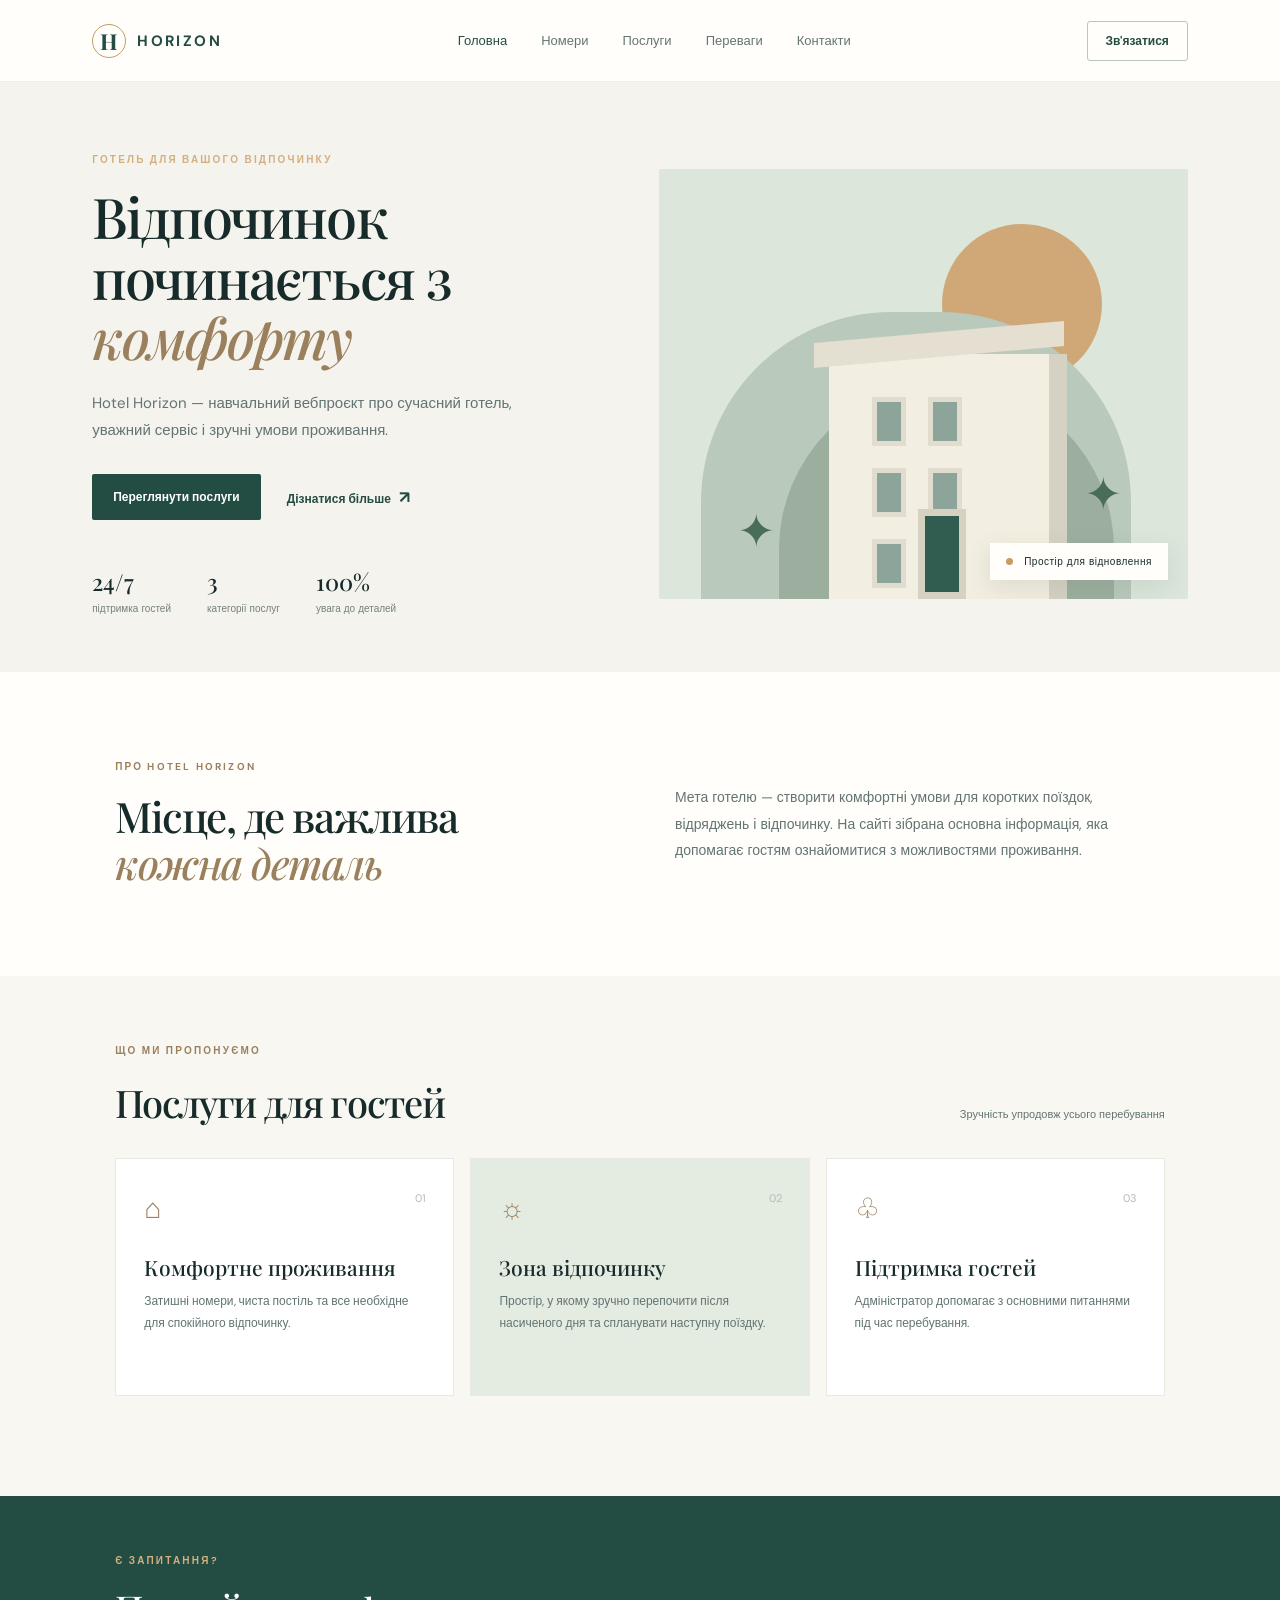
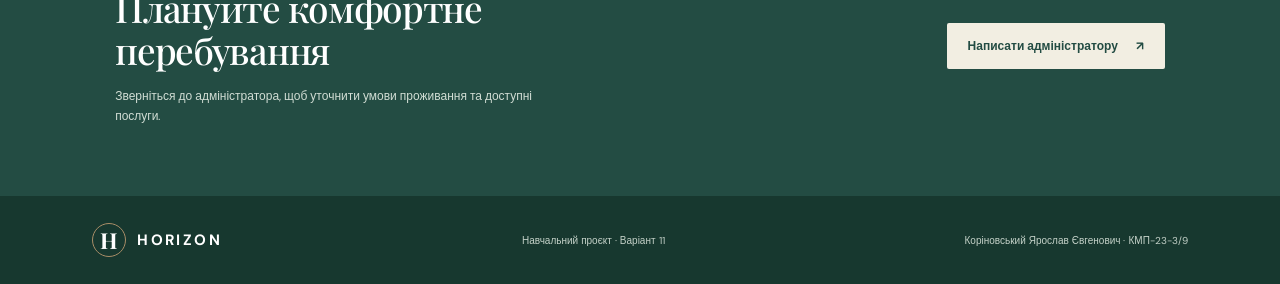
<file: index.html>
<!doctype html>
<html lang="uk">
<head>
  <meta charset="utf-8">
  <meta name="viewport" content="width=device-width, initial-scale=1">
  <meta name="description" content="Hotel Horizon — навчальний макет сайту готелю.">
  <title>Hotel Horizon — комфортне проживання</title>
  <link rel="stylesheet" href="styles.css">
</head>
<body>
  <header class="site-header">
    <a class="brand" href="index.html" aria-label="Hotel Horizon, головна сторінка">
      <span class="brand-mark">H</span><span>HORIZON</span>
    </a>
    <nav class="main-nav" aria-label="Головна навігація">
      <a class="active" href="index.html">Головна</a>
      <a href="rooms.html">Номери</a>
      <a href="#services">Послуги</a>
      <a href="#advantages">Переваги</a>
      <a href="#contacts">Контакти</a>
    </nav>
    <a class="header-action" href="#contacts">Зв'язатися</a>
  </header>

  <main>
    <section class="hero">
      <div class="hero-copy">
        <p class="eyebrow">ГОТЕЛЬ ДЛЯ ВАШОГО ВІДПОЧИНКУ</p>
        <h1>Відпочинок починається з <em>комфорту</em></h1>
        <p class="hero-text">Hotel Horizon — навчальний вебпроєкт про сучасний готель, уважний сервіс і зручні умови проживання.</p>
        <div class="hero-actions">
          <a class="button button-light" href="#services">Переглянути послуги</a>
          <a class="text-link" href="#advantages">Дізнатися більше <span>↗</span></a>
        </div>
        <div class="hero-stats">
          <div><strong>24/7</strong><span>підтримка гостей</span></div>
          <div><strong>3</strong><span>категорії послуг</span></div>
          <div><strong>100%</strong><span>увага до деталей</span></div>
        </div>
      </div>
      <div class="hero-art" aria-label="Декоративна ілюстрація готелю">
        <div class="sun"></div><div class="arch arch-back"></div><div class="arch arch-front"></div>
        <div class="building"><div class="building-top"></div><div class="window-grid"><i></i><i></i><i></i><i></i><i></i><i></i></div><div class="door"></div></div>
        <div class="plant plant-one">✦</div><div class="plant plant-two">✦</div>
        <div class="art-label"><span class="label-dot"></span> Простір для відновлення</div>
      </div>
    </section>

    <section class="intro section-wrap" id="advantages">
      <div><p class="eyebrow dark">ПРО HOTEL HORIZON</p><h2>Місце, де важлива<br><em>кожна деталь</em></h2></div>
      <p class="intro-copy">Мета готелю — створити комфортні умови для коротких поїздок, відряджень і відпочинку. На сайті зібрана основна інформація, яка допомагає гостям ознайомитися з можливостями проживання.</p>
    </section>

    <section class="services section-wrap" id="services">
      <div class="section-heading"><div><p class="eyebrow dark">ЩО МИ ПРОПОНУЄМО</p><h2>Послуги для гостей</h2></div><span class="section-note">Зручність упродовж усього перебування</span></div>
      <div class="service-grid">
        <article class="service-card"><div class="card-icon">⌂</div><span class="card-number">01</span><h3>Комфортне проживання</h3><p>Затишні номери, чиста постіль та все необхідне для спокійного відпочинку.</p></article>
        <article class="service-card featured"><div class="card-icon">☼</div><span class="card-number">02</span><h3>Зона відпочинку</h3><p>Простір, у якому зручно перепочити після насиченого дня та спланувати наступну поїздку.</p></article>
        <article class="service-card"><div class="card-icon">♧</div><span class="card-number">03</span><h3>Підтримка гостей</h3><p>Адміністратор допомагає з основними питаннями під час перебування.</p></article>
      </div>
    </section>

    <section class="cta section-wrap" id="contacts">
      <div><p class="eyebrow">Є ЗАПИТАННЯ?</p><h2>Плануйте комфортне<br>перебування</h2><p>Зверніться до адміністратора, щоб уточнити умови проживання та доступні послуги.</p></div>
      <a class="button button-dark" href="mailto:info@example.com">Написати адміністратору <span>↗</span></a>
    </section>
  </main>

  <footer class="site-footer"><a class="brand brand-footer" href="index.html"><span class="brand-mark">H</span><span>HORIZON</span></a><p>Навчальний проєкт · Варіант 11</p><p>Коріновський Ярослав Євгенович · КМП-23-3/9</p></footer>
</body>
</html>
</file>
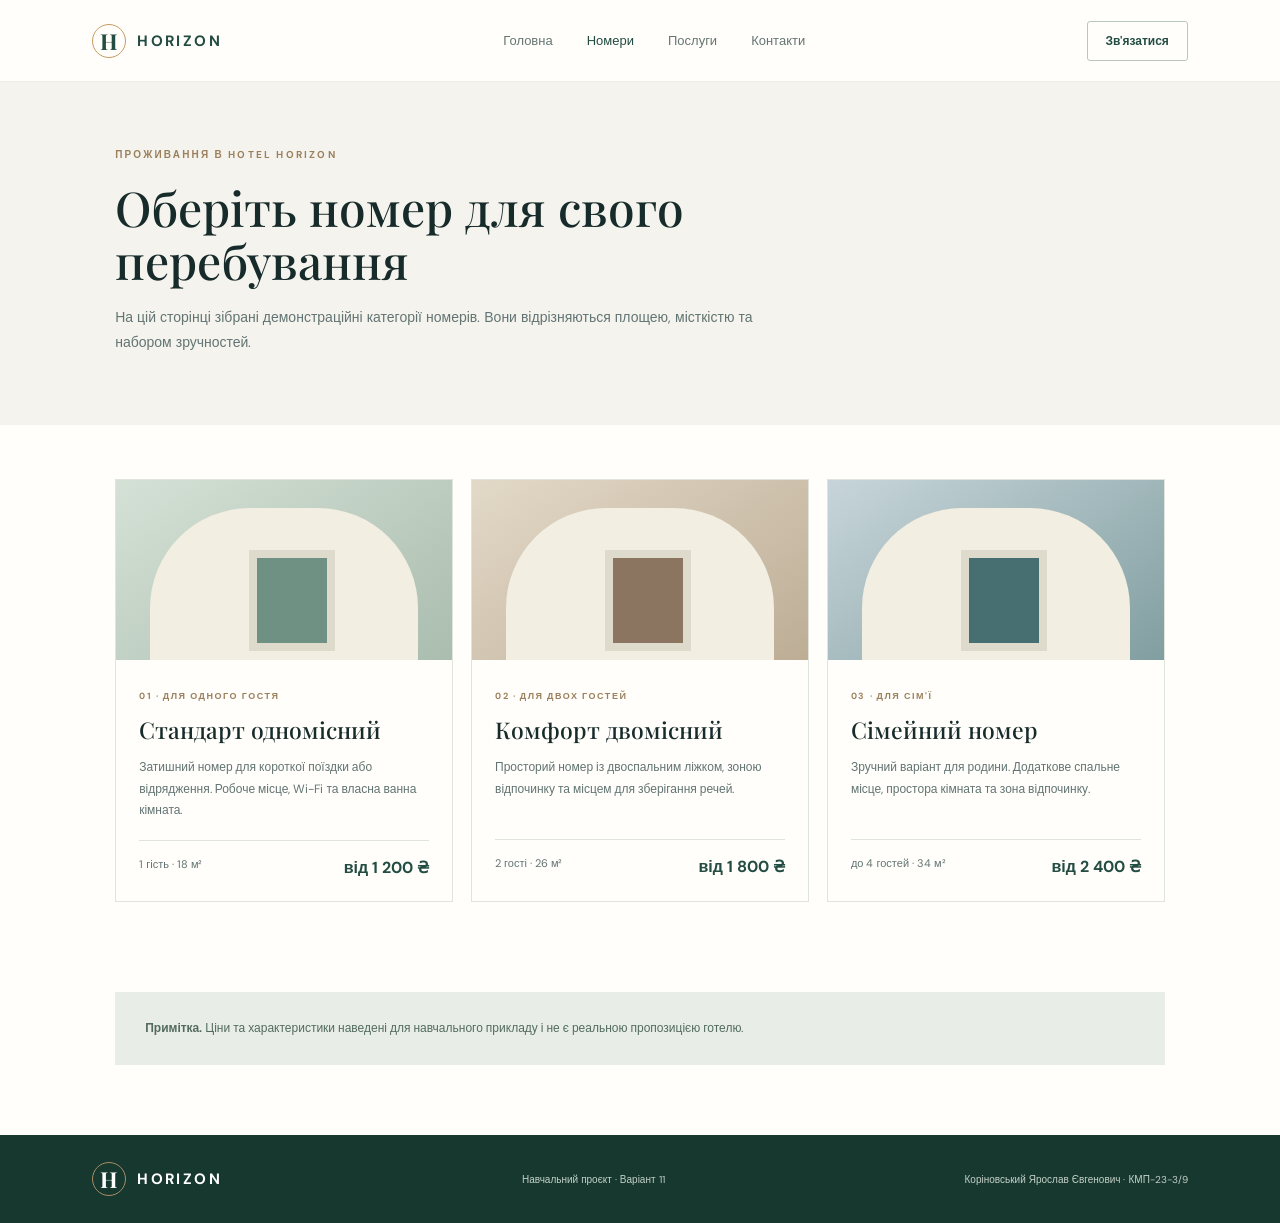
<file: rooms.html>
<!doctype html>
<html lang="uk">
<head>
  <meta charset="utf-8">
  <meta name="viewport" content="width=device-width, initial-scale=1">
  <meta name="description" content="Категорії номерів Hotel Horizon.">
  <title>Номери готелю — Hotel Horizon</title>
  <link rel="stylesheet" href="styles.css">
  <style>
    .rooms-hero{padding:66px 9% 56px;background:var(--cream)}.rooms-hero h1{font:500 48px/1.1 'Playfair Display',Georgia,serif;max-width:650px;margin:0 0 18px}.rooms-hero p:last-child{color:var(--muted);font-size:14px;line-height:1.8;max-width:640px}.rooms-grid{padding-top:54px;padding-bottom:90px;display:grid;grid-template-columns:repeat(3,1fr);gap:18px}.room-card{border:1px solid var(--line);background:#fffefa}.room-art{height:180px;position:relative;overflow:hidden;background:linear-gradient(145deg,#d5e1d6,#aabdaf)}.room-art:before{content:'';position:absolute;inset:28px 34px 0;background:#f2eee2;border-radius:100px 100px 0 0}.room-art:after{content:'';position:absolute;width:70px;height:85px;background:#6f9183;left:calc(50% - 35px);top:70px;border:8px solid #dedbcd}.room-art.two{background:linear-gradient(145deg,#e3d9c8,#bdad95)}.room-art.two:after{background:#8b7561}.room-art.three{background:linear-gradient(145deg,#c7d5da,#819ea0)}.room-art.three:after{background:#476e70}.room-content{padding:23px}.room-tag{font-size:9px;letter-spacing:.17em;color:#9b805e;font-weight:700}.room-content h2{font:500 23px 'Playfair Display',Georgia,serif;margin:10px 0}.room-content p{font-size:12px;line-height:1.8;color:var(--muted);min-height:64px}.room-meta{display:flex;justify-content:space-between;border-top:1px solid var(--line);padding-top:16px;margin-top:18px;font-size:11px;color:var(--muted)}.room-meta strong{font-size:16px;color:var(--green)}.room-note{margin:0 9% 70px;padding:26px 30px;background:#e8eee7;color:#536b5e;font-size:12px;line-height:1.8}@media(max-width:750px){.rooms-grid{grid-template-columns:1fr}.rooms-hero h1{font-size:38px}}
  </style>
</head>
<body>
  <header class="site-header">
    <a class="brand" href="index.html"><span class="brand-mark">H</span><span>HORIZON</span></a>
    <nav class="main-nav" aria-label="Головна навігація">
      <a href="index.html">Головна</a><a class="active" href="rooms.html">Номери</a><a href="index.html#services">Послуги</a><a href="index.html#contacts">Контакти</a>
    </nav>
    <a class="header-action" href="index.html#contacts">Зв'язатися</a>
  </header>
  <main>
    <section class="rooms-hero">
      <p class="eyebrow dark">ПРОЖИВАННЯ В HOTEL HORIZON</p>
      <h1>Оберіть номер для свого перебування</h1>
      <p>На цій сторінці зібрані демонстраційні категорії номерів. Вони відрізняються площею, місткістю та набором зручностей.</p>
    </section>
    <section class="rooms-grid section-wrap">
      <article class="room-card"><div class="room-art"></div><div class="room-content"><span class="room-tag">01 · ДЛЯ ОДНОГО ГОСТЯ</span><h2>Стандарт одномісний</h2><p>Затишний номер для короткої поїздки або відрядження. Робоче місце, Wi-Fi та власна ванна кімната.</p><div class="room-meta"><span>1 гість · 18 м²</span><strong>від 1 200 ₴</strong></div></div></article>
      <article class="room-card"><div class="room-art two"></div><div class="room-content"><span class="room-tag">02 · ДЛЯ ДВОХ ГОСТЕЙ</span><h2>Комфорт двомісний</h2><p>Просторий номер із двоспальним ліжком, зоною відпочинку та місцем для зберігання речей.</p><div class="room-meta"><span>2 гості · 26 м²</span><strong>від 1 800 ₴</strong></div></div></article>
      <article class="room-card"><div class="room-art three"></div><div class="room-content"><span class="room-tag">03 · ДЛЯ СІМ'Ї</span><h2>Сімейний номер</h2><p>Зручний варіант для родини. Додаткове спальне місце, простора кімната та зона відпочинку.</p><div class="room-meta"><span>до 4 гостей · 34 м²</span><strong>від 2 400 ₴</strong></div></div></article>
    </section>
    <div class="room-note"><strong>Примітка.</strong> Ціни та характеристики наведені для навчального прикладу і не є реальною пропозицією готелю.</div>
  </main>
  <footer class="site-footer"><a class="brand brand-footer" href="index.html"><span class="brand-mark">H</span><span>HORIZON</span></a><p>Навчальний проєкт · Варіант 11</p><p>Коріновський Ярослав Євгенович · КМП-23-3/9</p></footer>
</body>
</html>
</file>
<file: styles.css>
@import url('https://fonts.googleapis.com/css2?family=DM+Sans:wght@400;500;600;700&family=Playfair+Display:ital,wght@0,500;0,600;0,700;1,500;1,600&display=swap');
:root{--ink:#172b2b;--muted:#627473;--cream:#f5f3ed;--paper:#fffefa;--green:#234c43;--mint:#d9e5da;--gold:#c79b63;--line:#dfe4dc}*{box-sizing:border-box}html{scroll-behavior:smooth}body{margin:0;background:var(--paper);color:var(--ink);font-family:'DM Sans',Arial,sans-serif}.site-header{height:82px;padding:0 7.2%;display:flex;align-items:center;justify-content:space-between;border-bottom:1px solid #edf0e9;background:rgba(255,254,250,.96)}.brand{display:flex;align-items:center;gap:11px;text-decoration:none;color:var(--green);font-weight:700;letter-spacing:.16em;font-size:15px}.brand-mark{display:grid;place-items:center;width:34px;height:34px;border:1px solid var(--gold);border-radius:50%;font-family:'Playfair Display',serif;font-size:22px;letter-spacing:0}.main-nav{display:flex;gap:34px}.main-nav a{font-size:13px;text-decoration:none;color:#667573}.main-nav a:hover,.main-nav a.active{color:var(--green)}.header-action{color:var(--green);text-decoration:none;border:1px solid #b8c8bd;border-radius:3px;padding:11px 18px;font-size:12px;font-weight:700}.hero{min-height:590px;padding:64px 7.2% 50px;display:grid;grid-template-columns:1fr 1.02fr;gap:48px;align-items:center;background:var(--cream);overflow:hidden}.hero-copy{max-width:540px}.eyebrow{font-size:10px;letter-spacing:.22em;font-weight:700;color:#d2b07f;margin:0 0 20px}.eyebrow.dark{color:#9b805e}.hero h1,.intro h2,.section-heading h2,.cta h2{font-family:'Playfair Display',Georgia,serif;font-weight:500;letter-spacing:-.035em}.hero h1{font-size:56px;line-height:1.08;margin:0 0 22px;max-width:520px}.hero h1 em,.intro h2 em{color:#9b805e;font-weight:500}.hero-text{font-size:15px;line-height:1.8;color:var(--muted);max-width:460px}.hero-actions{display:flex;align-items:center;gap:26px;margin:30px 0 46px}.button{display:inline-flex;align-items:center;gap:18px;text-decoration:none;font-size:12px;font-weight:700;padding:15px 21px;border-radius:2px}.button-light{background:var(--green);color:white}.text-link{color:var(--green);font-size:12px;text-decoration:none;font-weight:700}.text-link span{font-size:17px;margin-left:5px}.hero-stats{display:flex;gap:36px}.hero-stats div{display:flex;flex-direction:column;gap:5px}.hero-stats strong{font-family:'Playfair Display',serif;font-weight:500;font-size:23px}.hero-stats span{font-size:10px;color:#75817b}.hero-art{height:430px;position:relative;background:#dce6db;overflow:hidden;border-radius:2px}.sun{position:absolute;width:160px;height:160px;background:#d0a877;border-radius:50%;top:55px;right:86px}.arch{position:absolute;bottom:-48px;border-radius:190px 190px 0 0}.arch-back{width:430px;height:335px;background:#b9c9bc;left:42px}.arch-front{width:335px;height:265px;background:#9caf9f;left:120px}.building{position:absolute;z-index:2;width:220px;height:245px;left:170px;bottom:0;background:#f2eee1;box-shadow:18px 0 0 #d5d2c4}.building-top{position:absolute;left:-15px;top:-22px;width:250px;height:25px;background:#e4dfd0;transform:skewY(-5deg)}.window-grid{display:grid;grid-template-columns:repeat(2,34px);gap:22px;position:absolute;top:43px;left:43px}.window-grid i{height:49px;background:#8ca49a;border:5px solid #e0ddcf}.door{position:absolute;bottom:0;left:89px;width:48px;height:90px;background:#315d51;border:7px solid #d7d1c1}.plant{position:absolute;z-index:3;color:#496d57;font-size:46px}.plant-one{bottom:38px;left:78px}.plant-two{bottom:75px;right:65px}.art-label{position:absolute;z-index:4;right:20px;bottom:19px;background:#fffefa;padding:12px 16px;font-size:10px;letter-spacing:.05em;box-shadow:0 8px 25px #53695c22}.label-dot{display:inline-block;width:7px;height:7px;background:var(--gold);border-radius:50%;margin-right:8px}.section-wrap{padding-left:9%;padding-right:9%}.intro{display:grid;grid-template-columns:1fr 1fr;gap:70px;padding-top:88px;padding-bottom:88px;align-items:center}.intro h2{font-size:42px;line-height:1.13;margin:0}.intro-copy{font-size:14px;line-height:1.9;color:var(--muted);max-width:500px}.services{padding-top:68px;padding-bottom:100px;background:#f8f7f2}.section-heading{display:flex;justify-content:space-between;align-items:end;margin-bottom:30px}.section-heading h2{font-size:38px;margin:0}.section-note{font-size:11px;color:var(--muted);padding-bottom:7px}.service-grid{display:grid;grid-template-columns:repeat(3,1fr);gap:16px}.service-card{min-height:238px;background:white;padding:29px 28px;position:relative;border:1px solid #e8e9e1}.service-card.featured{background:#e4ebe1}.card-icon{font-family:'Playfair Display',serif;font-size:28px;color:#9b805e}.card-number{position:absolute;top:32px;right:27px;color:#b4bdb4;font-size:11px}.service-card h3{font-family:'Playfair Display',serif;font-size:21px;font-weight:500;margin:28px 0 10px}.service-card p{font-size:12px;line-height:1.8;color:var(--muted);margin:0}.cta{background:var(--green);color:white;padding-top:58px;padding-bottom:58px;display:flex;align-items:center;justify-content:space-between}.cta h2{font-size:37px;line-height:1.13;margin:0 0 15px}.cta p:not(.eyebrow){font-size:12px;color:#d1ddd4;max-width:450px;line-height:1.7}.button-dark{background:#f2eee2;color:var(--green)}.site-footer{padding:27px 7.2%;display:flex;justify-content:space-between;align-items:center;background:#17382f;color:#c4d1c8}.site-footer p{font-size:10px;color:#c4d1c8}.brand-footer{color:white}.brand-footer .brand-mark{border-color:#a88d67}@media(max-width:850px){.site-header{padding:0 5%;}.main-nav{gap:13px}.main-nav a{font-size:11px}.hero{grid-template-columns:1fr;padding:50px 7%}.hero-art{height:360px}.intro{gap:25px;padding-top:60px;padding-bottom:60px}.section-wrap{padding-left:7%;padding-right:7%}}@media(max-width:620px){.site-header{height:auto;padding:18px 5%;flex-wrap:wrap;gap:16px}.main-nav{order:3;width:100%;justify-content:space-between}.header-action{padding:9px 12px}.hero h1{font-size:43px}.hero-stats{gap:18px}.hero-art{height:300px}.building{transform:scale(.8);transform-origin:bottom left;left:30%;}.intro{grid-template-columns:1fr}.section-heading{display:block}.section-note{display:block;margin-top:12px}.service-grid{grid-template-columns:1fr}.cta{display:block}.cta .button{margin-top:16px}.site-footer{flex-wrap:wrap;gap:10px}.site-footer p{width:100%}}
</file>
